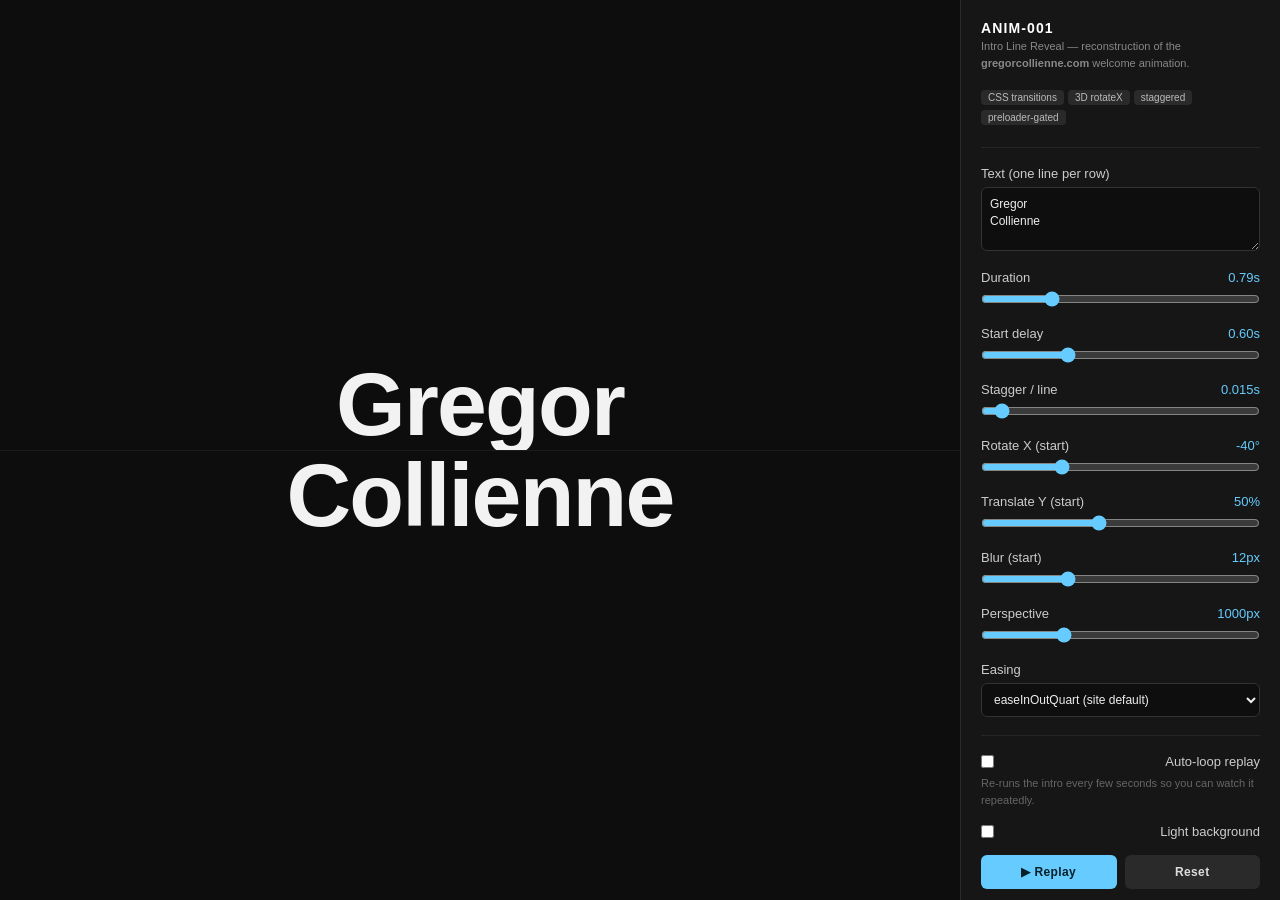
<file: animations/previews/ANIM-001-intro-line-reveal.html>
<!DOCTYPE html>
<html lang="en">
<head>
<meta charset="UTF-8">
<meta name="viewport" content="width=device-width, initial-scale=1.0">
<title>ANIM-001 · Intro Line Reveal — Preview</title>
<style>
  :root{
    /* ---- animation params (driven by control panel) ---- */
    --duration: 0.79s;
    --delay: 0.6s;
    --stagger: 0.015s;
    --rotate: -40deg;
    --translate: 50%;
    --blur: 12px;
    --perspective: 1000px;
    --ease: cubic-bezier(.77,0,.175,1);
  }

  *{box-sizing:border-box;margin:0;padding:0}
  html,body{height:100%}
  body{
    font-family:"Helvetica Neue",Arial,sans-serif;
    background:#0d0d0d;color:#f2f2f2;
    display:flex;min-height:100vh;overflow:hidden;
    transition:background .4s ease,color .4s ease;
  }
  body.theme--light{background:#f4f2ee;color:#111}

  /* ============ STAGE ============ */
  .stage{
    flex:1;position:relative;display:flex;align-items:center;justify-content:center;
    padding:6vw;text-align:center;
  }
  .headline{
    perspective:var(--perspective);
    font-weight:800;line-height:1.02;letter-spacing:-.02em;
    font-size:clamp(2rem,7vw,6rem);
    max-width:14ch;
  }
  /* each line is a clipping window; inner is what animates */
  .line{display:block;overflow:hidden}
  .line__inner{
    display:block;
    transform-style:preserve-3d;transform-origin:center center;backface-visibility:hidden;
    transform:translateY(var(--translate)) rotateX(var(--rotate));
    opacity:0;filter:blur(var(--blur));
    transition:
      transform var(--duration) var(--ease),
      opacity   var(--duration) var(--ease),
      filter    var(--duration) var(--ease);
  }
  /* per-line stagger (up to 12 lines) */
  .line:nth-child(1)  .line__inner{transition-delay:calc(var(--delay) + 0  * var(--stagger))}
  .line:nth-child(2)  .line__inner{transition-delay:calc(var(--delay) + 1  * var(--stagger))}
  .line:nth-child(3)  .line__inner{transition-delay:calc(var(--delay) + 2  * var(--stagger))}
  .line:nth-child(4)  .line__inner{transition-delay:calc(var(--delay) + 3  * var(--stagger))}
  .line:nth-child(5)  .line__inner{transition-delay:calc(var(--delay) + 4  * var(--stagger))}
  .line:nth-child(6)  .line__inner{transition-delay:calc(var(--delay) + 5  * var(--stagger))}
  .line:nth-child(7)  .line__inner{transition-delay:calc(var(--delay) + 6  * var(--stagger))}
  .line:nth-child(8)  .line__inner{transition-delay:calc(var(--delay) + 7  * var(--stagger))}
  .line:nth-child(9)  .line__inner{transition-delay:calc(var(--delay) + 8  * var(--stagger))}
  .line:nth-child(10) .line__inner{transition-delay:calc(var(--delay) + 9  * var(--stagger))}
  .line:nth-child(11) .line__inner{transition-delay:calc(var(--delay) + 10 * var(--stagger))}
  .line:nth-child(12) .line__inner{transition-delay:calc(var(--delay) + 11 * var(--stagger))}

  /* the "has--finished" reveal state */
  .stage.is--finished .line__inner{transform:none;opacity:1;filter:blur(0)}

  /* faint baseline guides so the 3D motion is legible */
  .stage::after{
    content:"";position:absolute;left:0;right:0;top:50%;height:1px;
    background:currentColor;opacity:.06;pointer-events:none;
  }

  /* ============ CONTROL PANEL ============ */
  .panel{
    width:320px;flex-shrink:0;height:100vh;overflow-y:auto;
    background:#161616;border-left:1px solid #2a2a2a;
    padding:20px 20px 40px;font-size:13px;
  }
  .panel h1{font-size:14px;letter-spacing:.08em;text-transform:uppercase;color:#fff;margin-bottom:2px}
  .panel .sub{color:#888;font-size:11px;margin-bottom:18px;line-height:1.5}
  .panel .tag{display:inline-block;background:#2a2a2a;color:#bbb;border-radius:4px;padding:2px 7px;font-size:10px;margin:0 4px 4px 0}
  .ctrl{margin-bottom:16px}
  .ctrl label{display:flex;justify-content:space-between;color:#ccc;margin-bottom:6px}
  .ctrl label .val{color:#6cf;font-variant-numeric:tabular-nums}
  input[type=range]{width:100%;accent-color:#6cf}
  select,textarea{
    width:100%;background:#0e0e0e;border:1px solid #333;color:#eee;
    border-radius:6px;padding:8px;font-family:inherit;font-size:12px;
  }
  textarea{resize:vertical;min-height:64px;line-height:1.4}
  .row{display:flex;gap:8px}
  .btn{
    flex:1;cursor:pointer;border:none;border-radius:6px;padding:10px;
    font-weight:600;font-size:12px;letter-spacing:.03em;
    background:#6cf;color:#062028;transition:filter .15s;
  }
  .btn:hover{filter:brightness(1.1)}
  .btn.secondary{background:#2a2a2a;color:#ddd}
  .toggle{display:flex;align-items:center;gap:8px;cursor:pointer;color:#ccc}
  .divider{height:1px;background:#262626;margin:18px 0}
  .hint{color:#666;font-size:11px;line-height:1.5;margin-top:4px}
  .code{background:#0e0e0e;border:1px solid #2a2a2a;border-radius:6px;padding:10px;color:#9cdcfe;
    font-family:ui-monospace,Consolas,monospace;font-size:11px;white-space:pre-wrap;margin-top:8px;max-height:180px;overflow:auto}
</style>
</head>
<body>

  <div class="stage" id="stage">
    <div class="headline" id="headline"><!-- lines injected by JS --></div>
  </div>

  <aside class="panel">
    <h1>ANIM-001</h1>
    <div class="sub">Intro Line Reveal — reconstruction of the <b>gregorcollienne.com</b> welcome animation.</div>
    <span class="tag">CSS transitions</span><span class="tag">3D rotateX</span><span class="tag">staggered</span><span class="tag">preloader-gated</span>

    <div class="divider"></div>

    <div class="ctrl">
      <label>Text (one line per row)</label>
      <textarea id="text">Gregor
Collienne</textarea>
    </div>

    <div class="ctrl">
      <label>Duration <span class="val" id="v-duration">0.79s</span></label>
      <input type="range" id="duration" min="0.1" max="3" step="0.01" value="0.79">
    </div>
    <div class="ctrl">
      <label>Start delay <span class="val" id="v-delay">0.60s</span></label>
      <input type="range" id="delay" min="0" max="2" step="0.05" value="0.6">
    </div>
    <div class="ctrl">
      <label>Stagger / line <span class="val" id="v-stagger">0.015s</span></label>
      <input type="range" id="stagger" min="0" max="0.3" step="0.005" value="0.015">
    </div>
    <div class="ctrl">
      <label>Rotate X (start) <span class="val" id="v-rotate">-40°</span></label>
      <input type="range" id="rotate" min="-90" max="90" step="1" value="-40">
    </div>
    <div class="ctrl">
      <label>Translate Y (start) <span class="val" id="v-translate">50%</span></label>
      <input type="range" id="translate" min="0" max="120" step="1" value="50">
    </div>
    <div class="ctrl">
      <label>Blur (start) <span class="val" id="v-blur">12px</span></label>
      <input type="range" id="blur" min="0" max="40" step="1" value="12">
    </div>
    <div class="ctrl">
      <label>Perspective <span class="val" id="v-perspective">1000px</span></label>
      <input type="range" id="perspective" min="200" max="3000" step="50" value="1000">
    </div>

    <div class="ctrl">
      <label>Easing</label>
      <select id="ease">
        <option value="cubic-bezier(.77,0,.175,1)" selected>easeInOutQuart (site default)</option>
        <option value="cubic-bezier(.5,0,.5,1)">easeInOutSine</option>
        <option value="cubic-bezier(.22,1,.36,1)">easeOutQuint</option>
        <option value="cubic-bezier(.16,1,.3,1)">easeOutExpo</option>
        <option value="cubic-bezier(.34,1.56,.64,1)">back / overshoot</option>
        <option value="ease-in-out">ease-in-out</option>
        <option value="linear">linear</option>
      </select>
    </div>

    <div class="divider"></div>

    <div class="ctrl">
      <label class="toggle"><input type="checkbox" id="autoloop"> Auto-loop replay</label>
      <div class="hint">Re-runs the intro every few seconds so you can watch it repeatedly.</div>
    </div>
    <div class="ctrl">
      <label class="toggle"><input type="checkbox" id="theme"> Light background</label>
    </div>

    <div class="row">
      <button class="btn" id="replay">▶ Replay</button>
      <button class="btn secondary" id="reset">Reset</button>
    </div>

    <div class="divider"></div>
    <label style="color:#ccc;display:block;margin-bottom:4px">Live CSS (copy)</label>
    <div class="code" id="cssout"></div>
  </aside>

<script>
  const root = document.documentElement;
  const stage = document.getElementById('stage');
  const headline = document.getElementById('headline');

  const params = [
    ['duration','--duration','s',v=>v+'s',v=>(+v).toFixed(2)+'s'],
    ['delay','--delay','s',v=>v+'s',v=>(+v).toFixed(2)+'s'],
    ['stagger','--stagger','s',v=>v+'s',v=>(+v).toFixed(3)+'s'],
    ['rotate','--rotate','deg',v=>v+'deg',v=>v+'°'],
    ['translate','--translate','%',v=>v+'%',v=>v+'%'],
    ['blur','--blur','px',v=>v+'px',v=>v+'px'],
    ['perspective','--perspective','px',v=>v+'px',v=>v+'px'],
  ];

  function apply(id){
    const p = params.find(x=>x[0]===id);
    const el = document.getElementById(id);
    root.style.setProperty(p[1], p[3](el.value));
    document.getElementById('v-'+id).textContent = p[4](el.value);
  }
  params.forEach(p=>{
    const el = document.getElementById(p[0]);
    el.addEventListener('input',()=>{ apply(p[0]); dumpCSS(); });
    apply(p[0]);
  });

  document.getElementById('ease').addEventListener('change',e=>{
    root.style.setProperty('--ease', e.target.value); dumpCSS();
  });

  // build lines from textarea
  function buildLines(){
    const lines = document.getElementById('text').value.split('\n').filter(l=>l.trim().length);
    headline.innerHTML = lines.map(l=>`<span class="line"><span class="line__inner">${l.replace(/</g,'&lt;')}</span></span>`).join('');
  }
  document.getElementById('text').addEventListener('input',()=>{ buildLines(); play(); });

  // play = simulate the preloader "has--finished" flip
  let loopTimer=null;
  function play(){
    stage.classList.remove('is--finished');
    void stage.offsetWidth;             // force reflow so the transition restarts
    requestAnimationFrame(()=>requestAnimationFrame(()=>stage.classList.add('is--finished')));
  }
  function reset(){ stage.classList.remove('is--finished'); }

  document.getElementById('replay').addEventListener('click',play);
  document.getElementById('reset').addEventListener('click',reset);

  document.getElementById('autoloop').addEventListener('change',e=>{
    clearInterval(loopTimer);
    if(e.target.checked){ play(); loopTimer=setInterval(play,3000); }
  });
  document.getElementById('theme').addEventListener('change',e=>{
    document.body.classList.toggle('theme--light',e.target.checked);
  });

  function dumpCSS(){
    const g = k=>getComputedStyle(root).getPropertyValue(k).trim();
    document.getElementById('cssout').textContent =
`.line__inner{
  transform: translateY(${g('--translate')}) rotateX(${g('--rotate')});
  opacity: 0;
  filter: blur(${g('--blur')});
  transition: all ${g('--duration')} ${g('--ease')};
}
/* on .has--finished */
.line__inner{ transform:none; opacity:1; filter:blur(0); }
/* stagger: +${g('--stagger')} per line, delay ${g('--delay')} */`;
  }

  // init
  buildLines();
  dumpCSS();
  setTimeout(play, 400);   // mimic the site's initial reveal after load
</script>
</body>
</html>
</file>
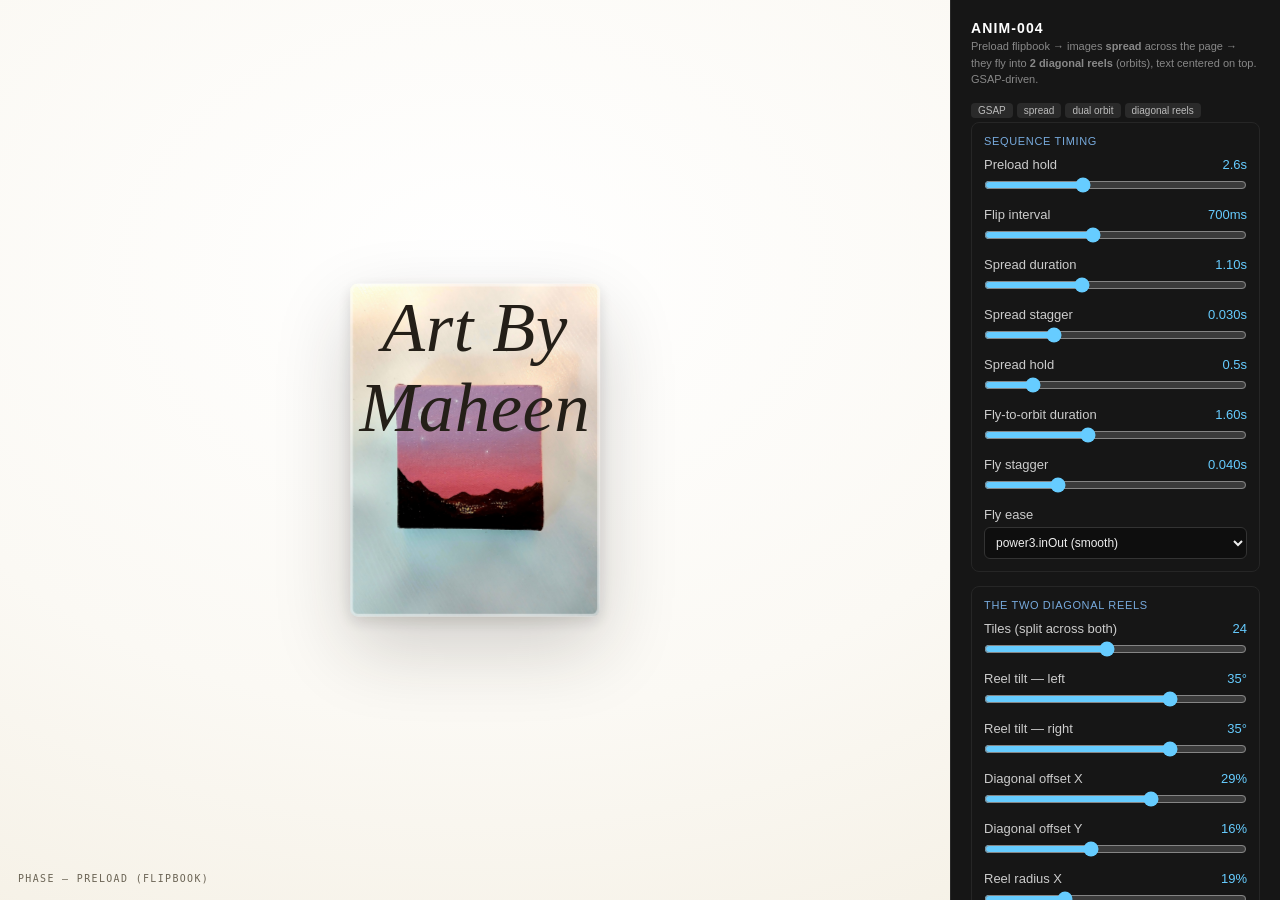
<file: animations/previews/ANIM-004-spread-to-dual-orbit.html>
<!DOCTYPE html>
<html lang="en">
<head>
<meta charset="UTF-8">
<meta name="viewport" content="width=device-width, initial-scale=1.0">
<title>ANIM-004 · Preload → Spread → Dual Diagonal Orbit — Preview</title>
<style>
  :root{
    --bg:#fbf9f4; --panel:#f4efe3; --text:#241f18; --text-soft:#6b6455;
    --gold:#b7862e; --gold-pale:#efe1be; --line:rgba(36,31,24,.12);
    --ease:cubic-bezier(0.22,1,0.36,1);
    --tile-w:96px; --tile-h:128px;
  }
  *{box-sizing:border-box;margin:0;padding:0}
  body{font-family:"Albert Sans","Segoe UI",sans-serif;background:var(--bg);color:var(--text);overflow:hidden}

  .wrap{display:flex;height:100vh}
  .stage{position:relative;flex:1;overflow:hidden;
    background:radial-gradient(120% 90% at 50% 30%, #fff 0%, var(--bg) 55%, var(--panel) 100%);}

  /* painting tiles — every transform written by JS */
  .tile{position:absolute;left:50%;top:50%;width:var(--tile-w);height:var(--tile-h);
    border-radius:3px;overflow:hidden;opacity:0;
    box-shadow:0 12px 30px rgba(36,31,24,.20),0 2px 6px rgba(36,31,24,.14);
    will-change:transform,opacity;cursor:pointer;
    outline:1px solid rgba(255,255,255,.5);outline-offset:-1px}
  .tile img{width:100%;height:100%;object-fit:cover;display:block}

  /* soft scrim so the centered text stays readable over the busy reels */
  .text-scrim{position:absolute;left:50%;top:50%;transform:translate(-50%,-50%);
    width:min(120%,900px);height:min(70%,460px);z-index:90;pointer-events:none;
    background:radial-gradient(closest-side,
      rgba(251,249,244,.94) 0%, rgba(251,249,244,.86) 45%,
      rgba(251,249,244,.55) 72%, rgba(251,249,244,0) 100%);
    opacity:0;transition:opacity .8s var(--ease)}
  .stage.is-orbiting .text-scrim{opacity:1}

  /* centered text — sits ON TOP of the orbits */
  .center-text{position:absolute;left:50%;top:50%;transform:translate(-50%,-50%);
    z-index:100;text-align:center;pointer-events:none;width:min(90%,720px)}

  .pl-name{font-family:"Fraunces",Georgia,serif;font-style:italic;font-weight:400;
    font-size:clamp(2rem,6.5vw,4.4rem);line-height:1.02;letter-spacing:.01em;
    perspective:1000px}
  .pl-name .ln{display:block;overflow:hidden;padding:.06em .08em}
  .pl-name .ln i{display:block;font-style:italic;transform:translateY(60%) rotateX(-42deg);
    opacity:0;filter:blur(10px);
    transition:transform .9s var(--ease),opacity .9s var(--ease),filter .9s var(--ease)}
  .stage.is-ready .pl-name .ln:nth-child(1) i{transition-delay:.25s}
  .stage.is-ready .pl-name .ln:nth-child(2) i{transition-delay:.33s}
  .stage.is-ready .pl-name .ln i{transform:none;opacity:1;filter:blur(0)}

  .hero-text{opacity:0;pointer-events:none}
  .hero-text .eyebrow{font-family:"JetBrains Mono",monospace;font-size:.66rem;letter-spacing:.22em;
    text-transform:uppercase;color:var(--gold);margin-bottom:1rem}
  .hero-text h1{font-family:"Fraunces",Georgia,serif;font-weight:400;
    font-size:clamp(2rem,6vw,4.2rem);line-height:1.04;letter-spacing:-.01em}
  .hero-text h1 em{font-style:italic;color:var(--gold)}
  .hero-text .btns{display:flex;gap:.8rem;justify-content:center;margin-top:1.6rem;pointer-events:auto}
  .hero-text .btn2{padding:.75rem 1.4rem;border-radius:40px;font-size:.82rem;font-weight:600;cursor:pointer;border:1px solid var(--text)}
  .hero-text .solid{background:var(--text);color:var(--bg)}
  .hero-text .ghost{background:transparent;color:var(--text)}

  .phase{position:absolute;left:18px;bottom:16px;z-index:101;
    font-family:"JetBrains Mono",monospace;font-size:.62rem;letter-spacing:.14em;
    text-transform:uppercase;color:var(--text-soft)}

  /* ---- panel ---- */
  .panel{width:330px;flex-shrink:0;height:100vh;overflow-y:auto;background:#161616;color:#eee;
    border-left:1px solid #2a2a2a;padding:20px 20px 60px;font-size:13px}
  .panel h1{font-size:14px;letter-spacing:.08em;text-transform:uppercase;color:#fff}
  .panel .sub{color:#888;font-size:11px;margin:2px 0 14px;line-height:1.5}
  .tag{display:inline-block;background:#2a2a2a;color:#bbb;border-radius:4px;padding:2px 7px;font-size:10px;margin:0 4px 4px 0}
  .grp{border:1px solid #262626;border-radius:8px;padding:12px;margin-bottom:14px}
  .grp>.t{font-size:11px;text-transform:uppercase;letter-spacing:.06em;color:#7ad;margin-bottom:10px}
  .ctrl{margin-bottom:11px}.ctrl:last-child{margin-bottom:0}
  .ctrl label{display:flex;justify-content:space-between;color:#ccc;margin-bottom:5px}
  .ctrl label .val{color:#6cf;font-variant-numeric:tabular-nums}
  input[type=range]{width:100%;accent-color:#6cf}
  select{width:100%;background:#0e0e0e;border:1px solid #333;color:#eee;border-radius:6px;padding:7px;font-size:12px}
  .row{display:flex;gap:8px}
  .btn{flex:1;cursor:pointer;border:none;border-radius:6px;padding:11px;font-weight:600;font-size:12px;background:#6cf;color:#062028}
  .btn:hover{filter:brightness(1.1)}.btn.secondary{background:#2a2a2a;color:#ddd}
  .hint{color:#666;font-size:11px;line-height:1.5;margin-top:4px}
</style>
</head>
<body>
<div class="wrap">
  <div class="stage" id="stage">
    <div class="text-scrim" id="scrim"></div>
    <div class="center-text">
      <div class="pl-name" id="plName">
        <span class="ln"><i>Art By</i></span>
        <span class="ln"><i>Maheen</i></span>
      </div>
      <div class="hero-text" id="heroText">
        <p class="eyebrow">the art of oil and light</p>
        <h1><em>Stillness</em>, painted</h1>
        <div class="btns">
          <button class="btn2 solid">View the Gallery</button>
          <button class="btn2 ghost">Commission a Piece</button>
        </div>
      </div>
    </div>
    <div class="phase" id="phase">phase — preload</div>
  </div>

  <aside class="panel">
    <h1>ANIM-004</h1>
    <div class="sub">Preload flipbook → images <b>spread</b> across the page → they fly into <b>2 diagonal reels</b> (orbits), text centered on top. GSAP-driven.</div>
    <span class="tag">GSAP</span><span class="tag">spread</span><span class="tag">dual orbit</span><span class="tag">diagonal reels</span>

    <div class="grp">
      <div class="t">Sequence timing</div>
      <div class="ctrl"><label>Preload hold <span class="val" id="v-hold">2.6s</span></label>
        <input type="range" id="hold" min="0.6" max="6" step="0.1" value="2.6"></div>
      <div class="ctrl"><label>Flip interval <span class="val" id="v-flip">700ms</span></label>
        <input type="range" id="flip" min="150" max="1500" step="50" value="700"></div>
      <div class="ctrl"><label>Spread duration <span class="val" id="v-sdur">1.10s</span></label>
        <input type="range" id="sdur" min="0.3" max="2.5" step="0.05" value="1.1"></div>
      <div class="ctrl"><label>Spread stagger <span class="val" id="v-sstag">0.030s</span></label>
        <input type="range" id="sstag" min="0" max="0.12" step="0.005" value="0.03"></div>
      <div class="ctrl"><label>Spread hold <span class="val" id="v-shold">0.5s</span></label>
        <input type="range" id="shold" min="0" max="3" step="0.1" value="0.5"></div>
      <div class="ctrl"><label>Fly-to-orbit duration <span class="val" id="v-fdur">1.60s</span></label>
        <input type="range" id="fdur" min="0.4" max="3.5" step="0.05" value="1.6"></div>
      <div class="ctrl"><label>Fly stagger <span class="val" id="v-fstag">0.040s</span></label>
        <input type="range" id="fstag" min="0" max="0.15" step="0.005" value="0.04"></div>
      <div class="ctrl"><label>Fly ease</label>
        <select id="fease">
          <option value="power3.inOut" selected>power3.inOut (smooth)</option>
          <option value="power2.inOut">power2.inOut</option>
          <option value="expo.inOut">expo.inOut</option>
          <option value="back.inOut(1.2)">back.inOut (overshoot)</option>
          <option value="elastic.out(1,0.6)">elastic.out (bouncy)</option>
        </select></div>
    </div>

    <div class="grp">
      <div class="t">The two diagonal reels</div>
      <div class="ctrl"><label>Tiles (split across both) <span class="val" id="v-count">24</span></label>
        <input type="range" id="count" min="10" max="40" step="2" value="24"></div>
      <div class="ctrl"><label>Reel tilt — left <span class="val" id="v-tiltA">35°</span></label>
        <input type="range" id="tiltA" min="-80" max="80" step="1" value="35"></div>
      <div class="ctrl"><label>Reel tilt — right <span class="val" id="v-tiltB">35°</span></label>
        <input type="range" id="tiltB" min="-80" max="80" step="1" value="35"></div>
      <div class="ctrl"><label>Diagonal offset X <span class="val" id="v-offx">29%</span></label>
        <input type="range" id="offx" min="0" max="45" step="1" value="29"></div>
      <div class="ctrl"><label>Diagonal offset Y <span class="val" id="v-offy">16%</span></label>
        <input type="range" id="offy" min="0" max="40" step="1" value="16"></div>
      <div class="ctrl"><label>Reel radius X <span class="val" id="v-rx">19%</span></label>
        <input type="range" id="rx" min="8" max="45" step="1" value="19"></div>
      <div class="ctrl"><label>Reel radius Y <span class="val" id="v-ry">13%</span></label>
        <input type="range" id="ry" min="5" max="40" step="1" value="13"></div>
      <div class="ctrl"><label>Orbit period <span class="val" id="v-period">30s</span></label>
        <input type="range" id="period" min="6" max="80" step="1" value="30"></div>
      <div class="ctrl"><label>Spin direction</label>
        <select id="dir">
          <option value="mirror" selected>Mirrored (reels counter-rotate)</option>
          <option value="same">Same direction</option>
        </select></div>
      <div class="ctrl"><label>Tile size <span class="val" id="v-tsize">96px</span></label>
        <input type="range" id="tsize" min="50" max="170" step="2" value="96"></div>
      <div class="ctrl"><label style="cursor:pointer"><span>Scrim behind text</span>
        <input type="checkbox" id="scrimOn" checked style="width:auto;accent-color:#6cf"></label>
        <div class="hint">Softly fades the wall behind the centered text so it stays readable over the reels.</div></div>
    </div>

    <div class="grp">
      <div class="t">Preload picture</div>
      <div class="ctrl"><label>Centered size <span class="val" id="v-big">2.6×</span></label>
        <input type="range" id="big" min="1.4" max="4" step="0.05" value="2.6"></div>
    </div>

    <div class="row">
      <button class="btn" id="replay">▶ Replay sequence</button>
      <button class="btn secondary" id="skip">Skip to orbit</button>
    </div>
    <div class="hint">Tiles are clickable. Reels keep spinning after the intro.</div>
  </aside>
</div>

<script src="https://cdnjs.cloudflare.com/ajax/libs/gsap/3.12.5/gsap.min.js"></script>
<script>
const stage=document.getElementById('stage');
const plName=document.getElementById('plName');
const heroText=document.getElementById('heroText');
const phaseEl=document.getElementById('phase');
const root=document.documentElement;

const TOTAL=45;
const val=id=>parseFloat(document.getElementById(id).value);
const txt=(id,s)=>document.getElementById('v-'+id).textContent=s;

let tiles=[], raf=null, flipTimer=null, tl=null, elapsed=0, lastT=0, orbiting=false;

/* ---------- build tiles ---------- */
function buildTiles(){
  tiles.forEach(t=>t.el.remove());
  tiles=[];
  const n=Math.round(val('count'));
  for(let i=0;i<n;i++){
    const pi=Math.round(i*(TOTAL-1)/(n-1))+1;              // spread across all 45
    const el=document.createElement('div');
    el.className='tile';
    const im=document.createElement('img');
    im.src=`../../project/assets/paintings/painting-${String(pi).padStart(2,'0')}.jpg`;
    im.alt='';
    im.onerror=()=>{el.style.background='linear-gradient(135deg,#3a3a4a,#6a4a5a)';};
    el.appendChild(im);
    stage.appendChild(el);
    tiles.push({el, i, n, orbit: i%2, baseAngle:0, blend:0, sx:0, sy:0, srot:0});
  }
  // give each orbit evenly spaced base angles
  [0,1].forEach(o=>{
    const grp=tiles.filter(t=>t.orbit===o);
    grp.forEach((t,k)=>t.baseAngle=(k/grp.length)*Math.PI*2);
  });
  computeScatter();
}

/* ---------- scatter targets: a jittered grid covering the whole stage ---------- */
function computeScatter(){
  const W=stage.clientWidth, H=stage.clientHeight;
  const n=tiles.length;
  const cols=Math.ceil(Math.sqrt(n*W/H)), rows=Math.ceil(n/cols);
  tiles.forEach((t,i)=>{
    const c=i%cols, r=Math.floor(i/cols);
    const jx=(Math.sin(i*12.9898)*0.5)*(W/cols)*0.42;
    const jy=(Math.cos(i*78.233)*0.5)*(H/rows)*0.42;
    t.sx=((c+0.5)/cols)*W - W/2 + jx;
    t.sy=((r+0.5)/rows)*H - H/2 + jy;
    t.srot=(Math.sin(i*3.7)*14);
  });
}

/* ---------- orbit math: a tilted ellipse = a diagonal "reel" ---------- */
function orbitPos(t,time){
  const W=stage.clientWidth, H=stage.clientHeight;
  const rx=val('rx')/100*W, ry=val('ry')/100*H;
  const ox=val('offx')/100*W, oy=val('offy')/100*H;
  const period=val('period');
  const mirror=document.getElementById('dir').value==='mirror';
  const left=t.orbit===0;
  const tilt=(left?val('tiltA'):val('tiltB'))*Math.PI/180;
  const cx=left?-ox:ox, cy=left?oy:-oy;                 // diagonal placement
  const dir=mirror?(left?1:-1):1;
  const ang=t.baseAngle+dir*(time/period)*Math.PI*2;

  const lx=Math.cos(ang)*rx, ly=Math.sin(ang)*ry;
  const x=cx+lx*Math.cos(tilt)-ly*Math.sin(tilt);
  const y=cy+lx*Math.sin(tilt)+ly*Math.cos(tilt);

  const depth=(1-Math.sin(ang))/2;                      // 1 = front, 0 = back
  return { x, y,
    rot:(left?val('tiltA'):val('tiltB'))*0.25 - Math.cos(ang)*12,
    scale:0.62+depth*0.55,
    opacity:0.42+depth*0.58,
    z:Math.round(depth*100) };
}

const lerp=(a,b,u)=>a+(b-a)*u;
function apply(t,x,y,rot,s,o,z){
  t.el.style.transform=`translate(-50%,-50%) translate(${x.toFixed(1)}px,${y.toFixed(1)}px) rotate(${rot.toFixed(2)}deg) scale(${s.toFixed(3)})`;
  t.el.style.opacity=o.toFixed(3);
  if(z!=null) t.el.style.zIndex=z;
}

/* ---------- the render loop (runs from the fly phase onward) ---------- */
function tick(now){
  if(!lastT) lastT=now;
  const dt=Math.min((now-lastT)/1000,0.1); lastT=now;
  elapsed+=dt;
  tiles.forEach(t=>{
    const op=orbitPos(t,elapsed);
    const b=t.blend;
    apply(t,
      lerp(t.sx,op.x,b), lerp(t.sy,op.y,b),
      lerp(t.srot,op.rot,b), lerp(1,op.scale,b),
      lerp(1,op.opacity,b), Math.round(lerp(50,op.z,b)));
  });
  raf=requestAnimationFrame(tick);
}

/* ---------- the sequence ---------- */
function reset(){
  if(tl) tl.kill();
  if(raf) cancelAnimationFrame(raf), raf=null;
  clearInterval(flipTimer);
  lastT=0; elapsed=0; orbiting=false;
  stage.classList.remove('is-ready','is-orbiting');
  gsap.set(heroText,{opacity:0});
  gsap.set(plName,{opacity:1,scale:1});
  tiles.forEach(t=>{ t.blend=0; apply(t,0,0,0,val('big'),0,50); });
}

function play(){
  reset();
  computeScatter();
  const big=val('big');
  phaseEl.textContent='phase — preload (flipbook)';

  // 1) name reveal + flipbook of the centered picture
  requestAnimationFrame(()=>requestAnimationFrame(()=>stage.classList.add('is-ready')));
  let cur=0;
  const showCur=()=>tiles.forEach((t,i)=>{ apply(t,0,0,0,big,i===cur?1:0, i===cur?60:50); });
  showCur();
  flipTimer=setInterval(()=>{ cur=(cur+1)%tiles.length; showCur(); }, val('flip'));

  const hold=val('hold');
  tl=gsap.timeline({delay:hold});

  // 2) SPREAD — the big picture bursts apart into tiles across the page
  tl.call(()=>{ clearInterval(flipTimer); phaseEl.textContent='phase — spread'; });
  tiles.forEach((t,i)=>{
    const proxy={x:0,y:0,rot:0,s:big,o:(i===cur?1:0)};
    tl.to(proxy,{
      x:t.sx,y:t.sy,rot:t.srot,s:1,o:1,
      duration:val('sdur'), ease:'power3.out',
      onUpdate:()=>apply(t,proxy.x,proxy.y,proxy.rot,proxy.s,proxy.o,50)
    }, i*val('sstag'));
  });

  // 3) FLY INTO THE TWO DIAGONAL REELS (blend 0→1; loop lerps scatter→orbit)
  tl.call(()=>{
    phaseEl.textContent='phase — fly into reels';
    orbiting=true; lastT=0; raf=requestAnimationFrame(tick);
  }, null, `+=${val('shold')}`);

  tiles.forEach((t,i)=>{
    tl.to(t,{blend:1,duration:val('fdur'),ease:document.getElementById('fease').value},
      `<${(i*val('fstag')).toFixed(3)}`);
  });

  // 4) text handoff: name out, hero copy in — sits over the reels
  tl.to(plName,{opacity:0,scale:.94,duration:.5,ease:'power2.in'},'<0.1')
    .to(heroText,{opacity:1,duration:.8,ease:'power2.out',
      onStart:()=>{heroText.style.pointerEvents='auto';
        phaseEl.textContent='phase — orbiting (2 diagonal reels)';
        if(document.getElementById('scrimOn').checked) stage.classList.add('is-orbiting');}},'<0.35');
}

function skipToOrbit(){
  reset(); computeScatter();
  stage.classList.add('is-ready');
  gsap.set(plName,{opacity:0}); gsap.set(heroText,{opacity:1});
  heroText.style.pointerEvents='auto';
  tiles.forEach(t=>t.blend=1);
  phaseEl.textContent='phase — orbiting (2 diagonal reels)';
  if(document.getElementById('scrimOn').checked) stage.classList.add('is-orbiting');
  lastT=0; raf=requestAnimationFrame(tick);
}

document.getElementById('scrimOn').addEventListener('change',e=>{
  stage.classList.toggle('is-orbiting', e.target.checked && orbiting);
});

/* ---------- controls ---------- */
const fmt={hold:v=>v+'s',flip:v=>v+'ms',sdur:v=>(+v).toFixed(2)+'s',sstag:v=>(+v).toFixed(3)+'s',
  shold:v=>v+'s',fdur:v=>(+v).toFixed(2)+'s',fstag:v=>(+v).toFixed(3)+'s',count:v=>v,
  tiltA:v=>v+'°',tiltB:v=>v+'°',offx:v=>v+'%',offy:v=>v+'%',rx:v=>v+'%',ry:v=>v+'%',
  period:v=>v+'s',tsize:v=>v+'px',big:v=>(+v).toFixed(2)+'×'};
Object.keys(fmt).forEach(id=>{
  const el=document.getElementById(id);
  const set=()=>{ txt(id,fmt[id](el.value));
    if(id==='tsize'){ root.style.setProperty('--tile-w',el.value+'px');
                      root.style.setProperty('--tile-h',Math.round(el.value*1.333)+'px'); }
    if(id==='count'){ buildTiles(); play(); }
  };
  el.addEventListener('input',set); set();
});
document.getElementById('dir').addEventListener('change',()=>{});
document.getElementById('replay').addEventListener('click',play);
document.getElementById('skip').addEventListener('click',skipToOrbit);
window.addEventListener('resize',()=>{ computeScatter(); });

buildTiles();
play();
</script>
</body>
</html>
</file>
